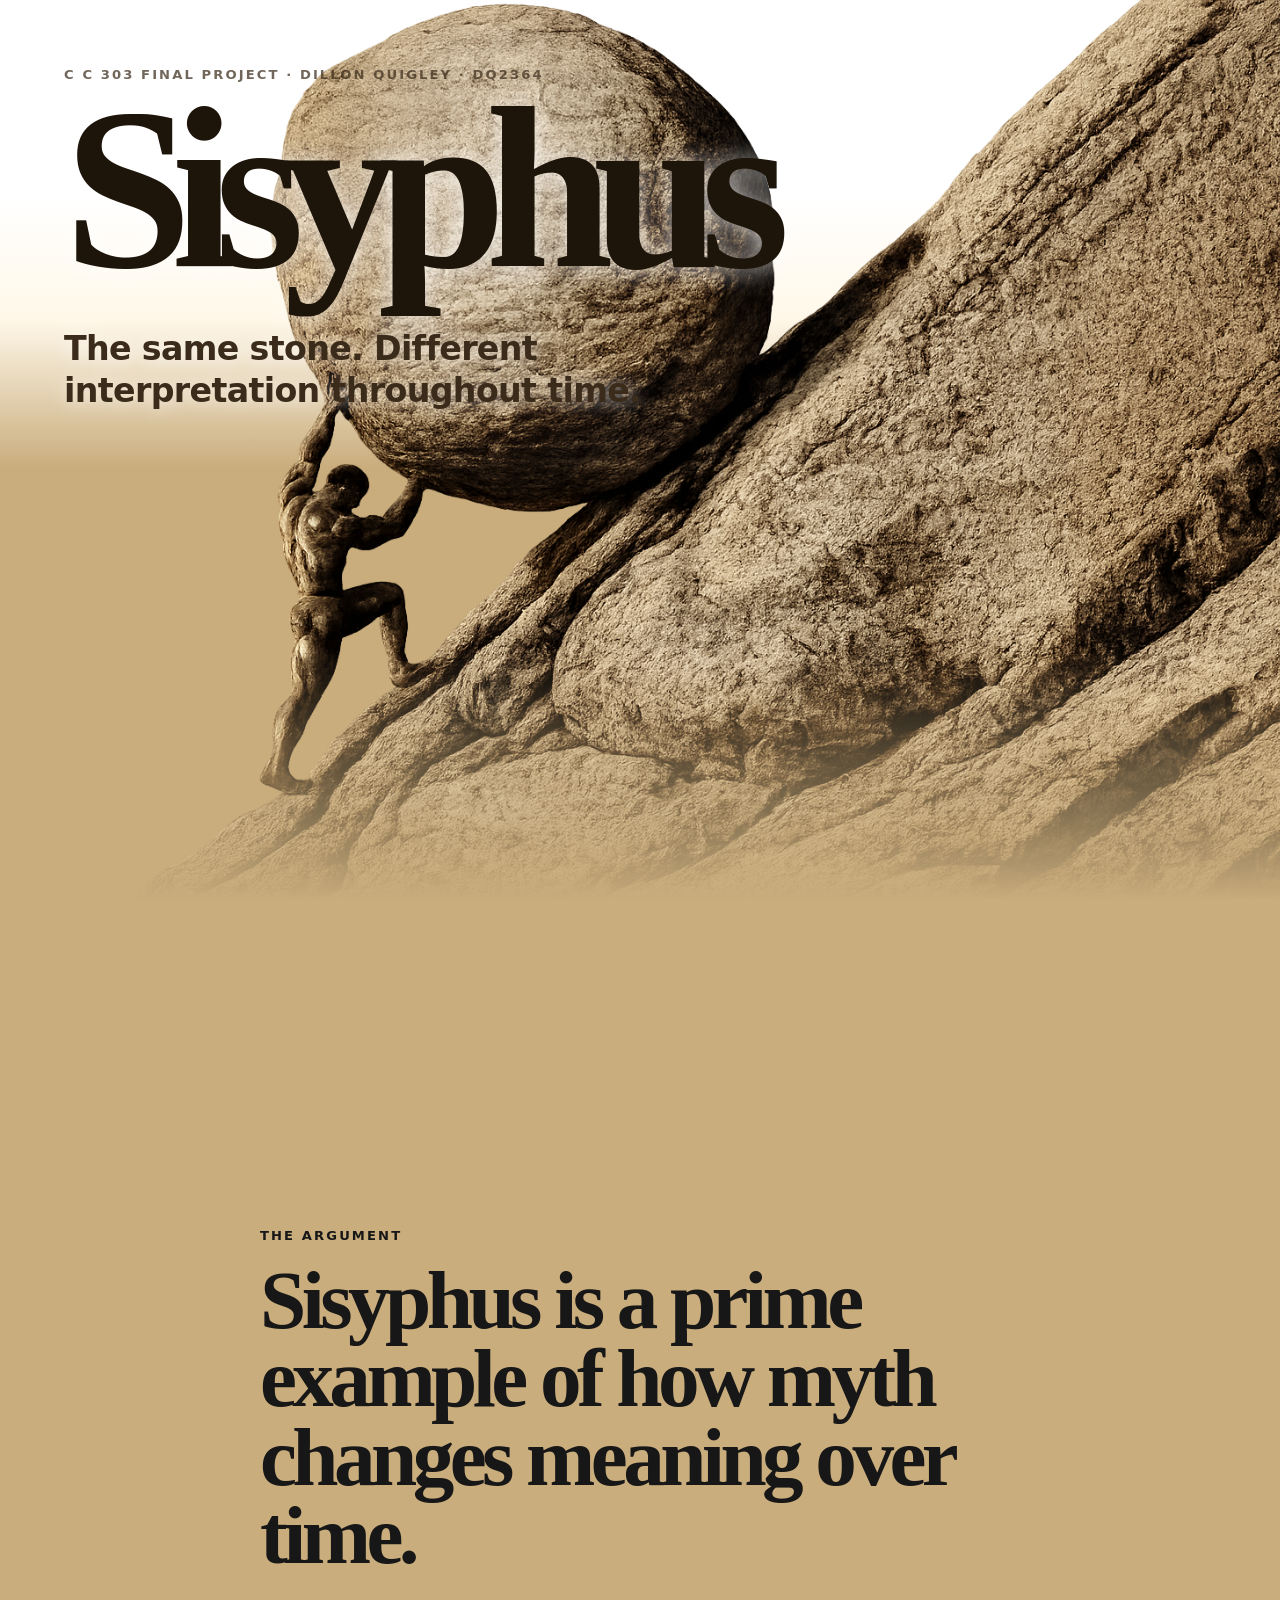
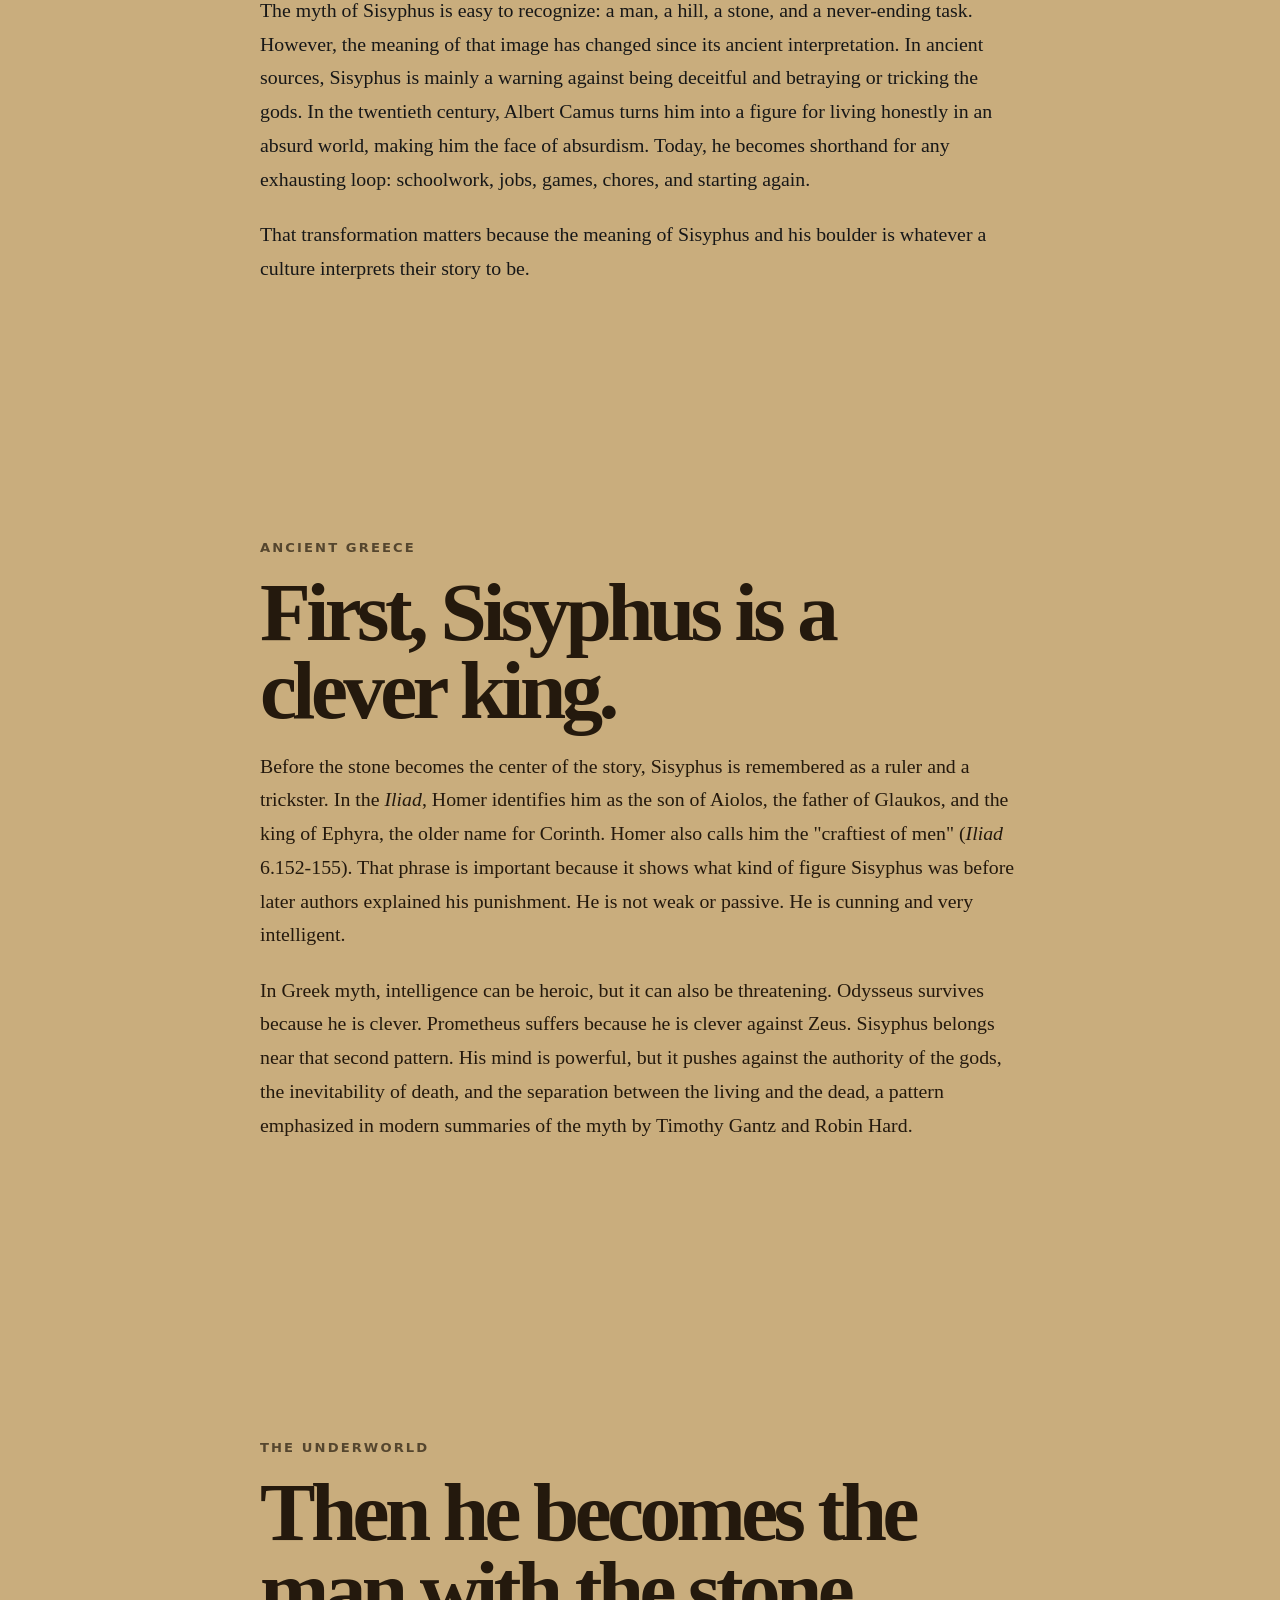
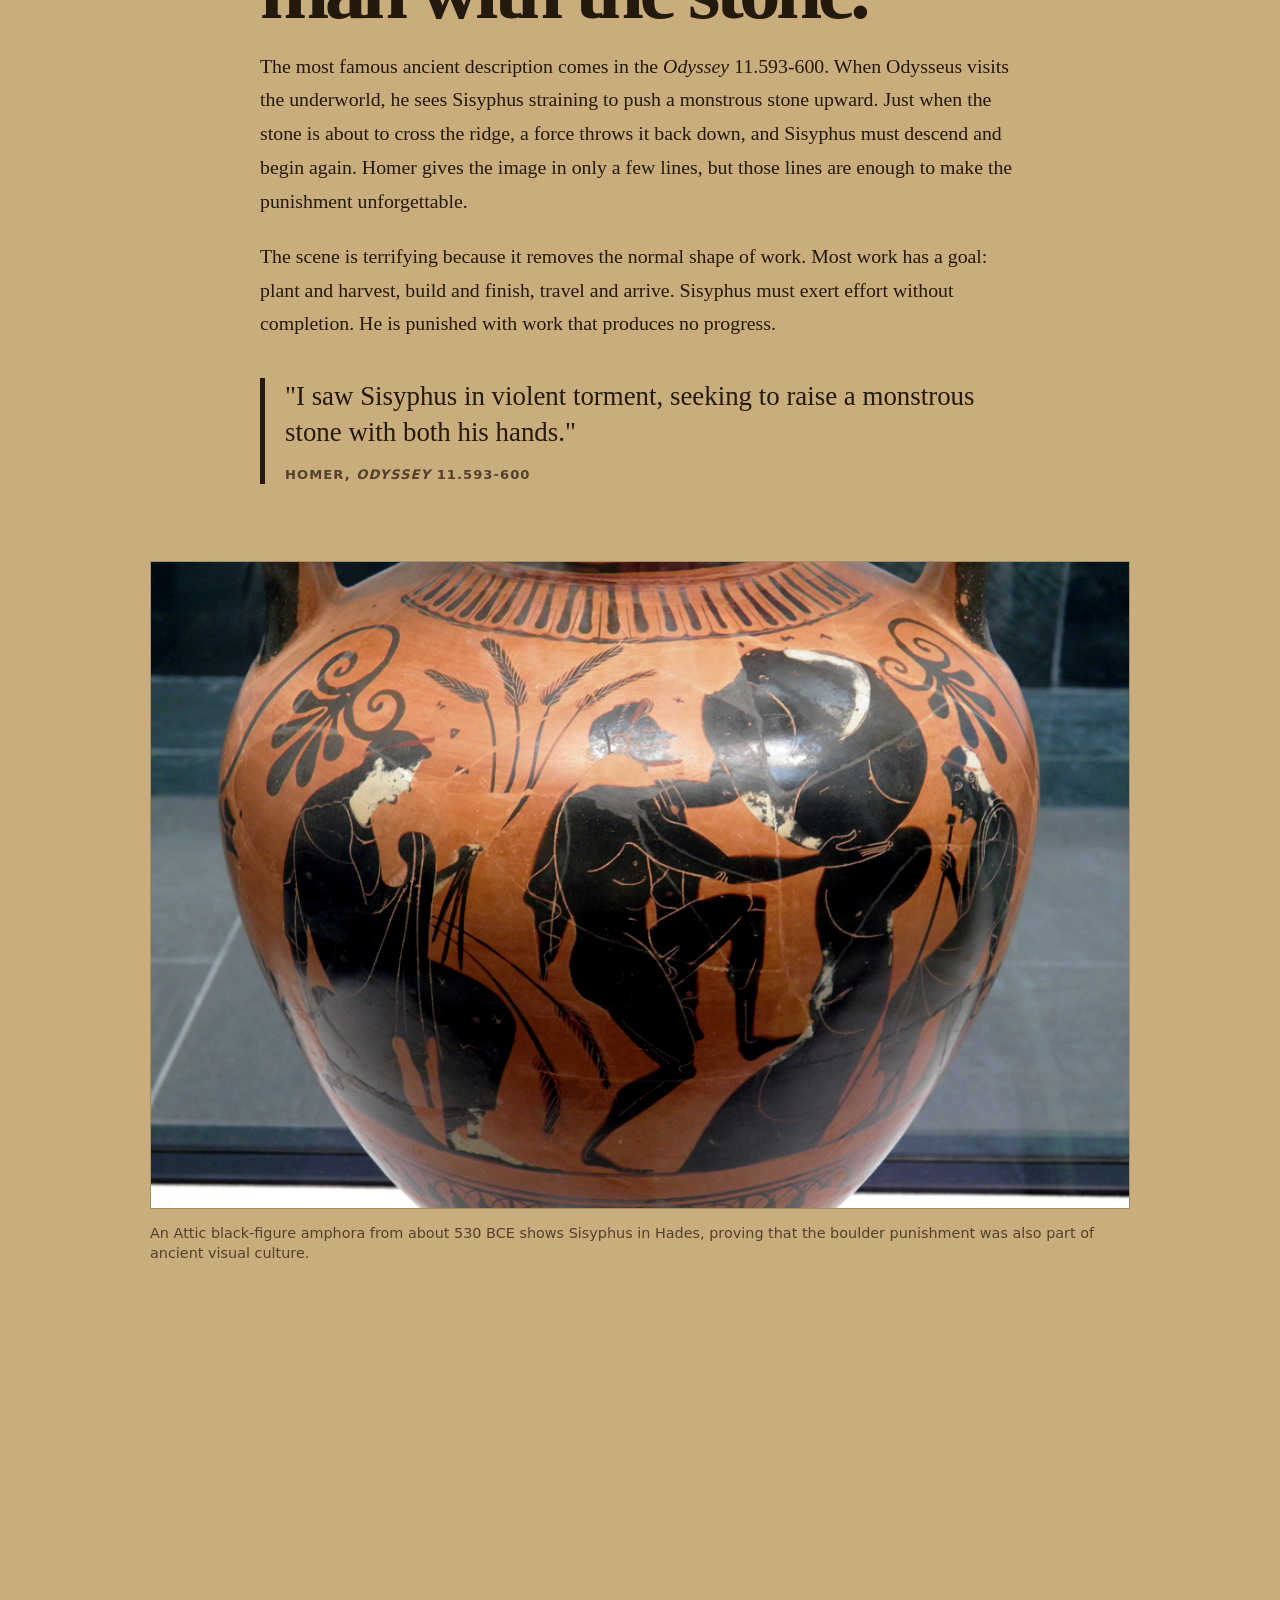
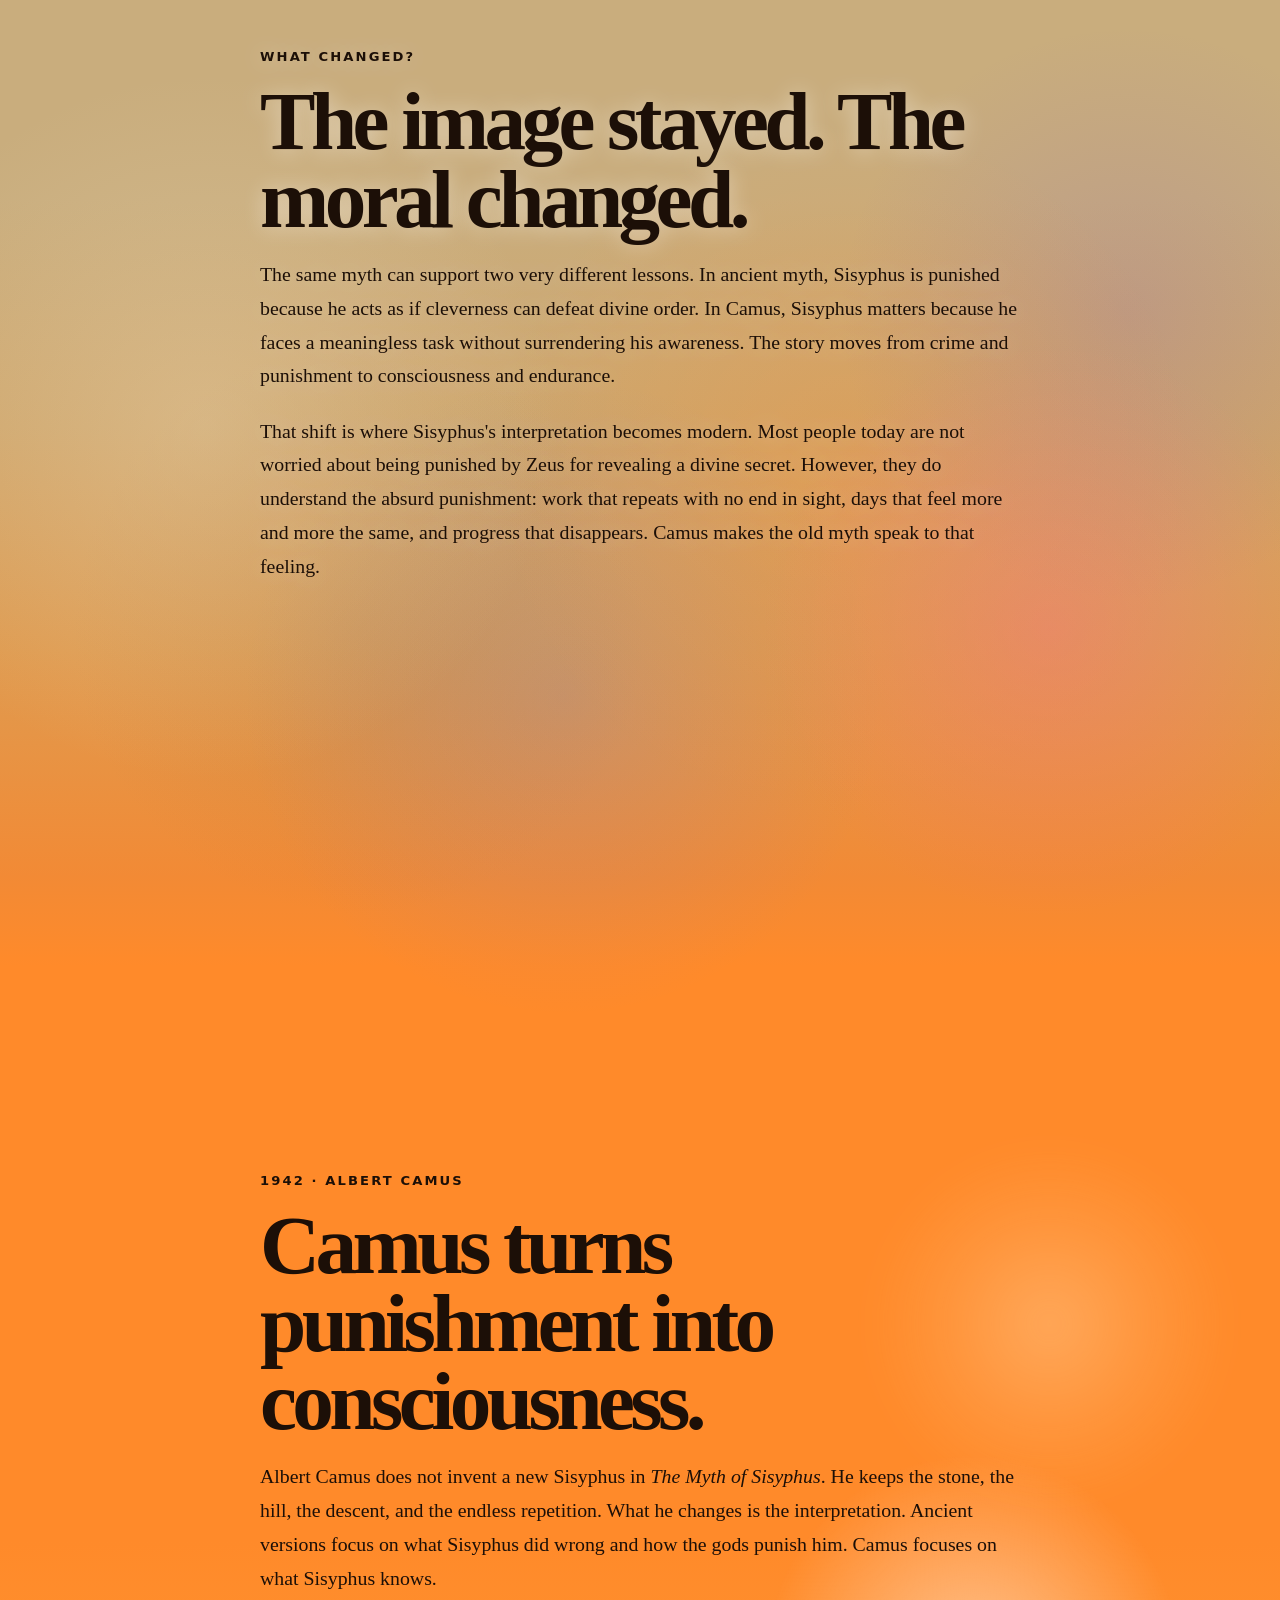
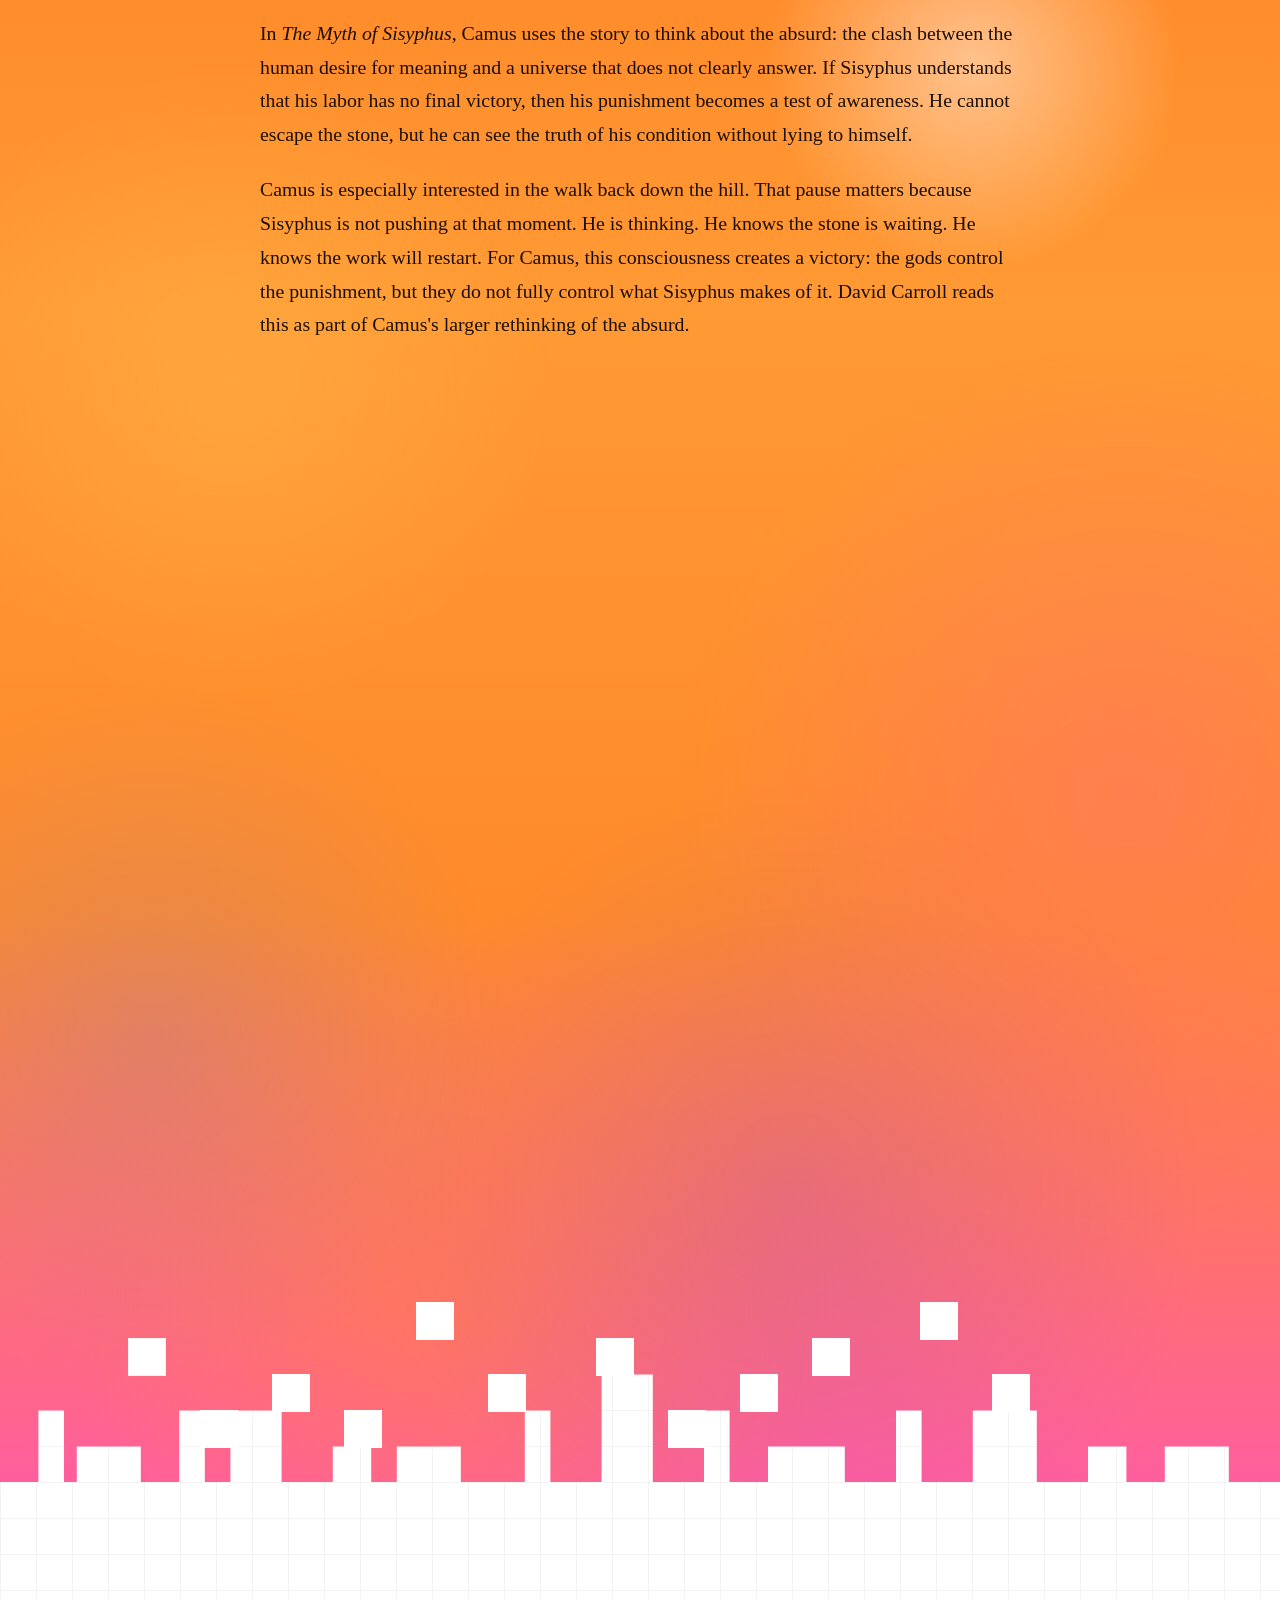
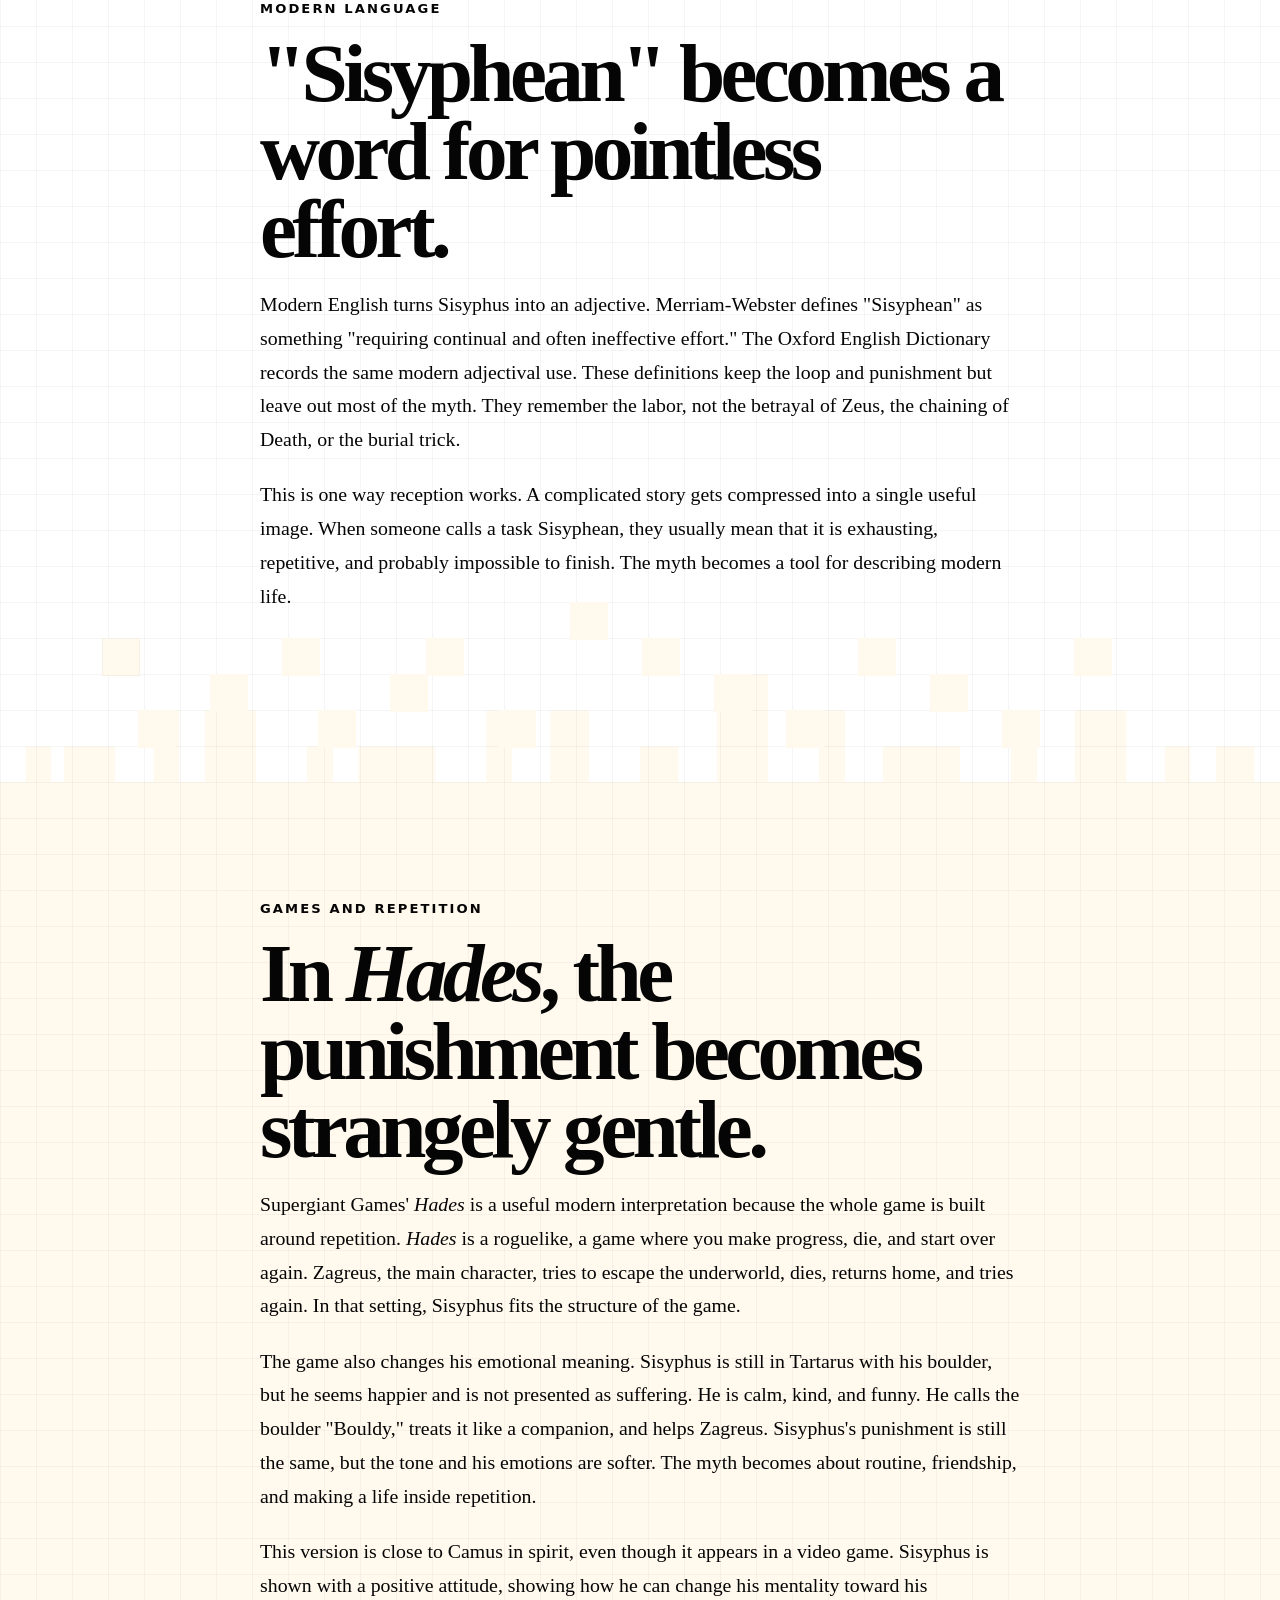
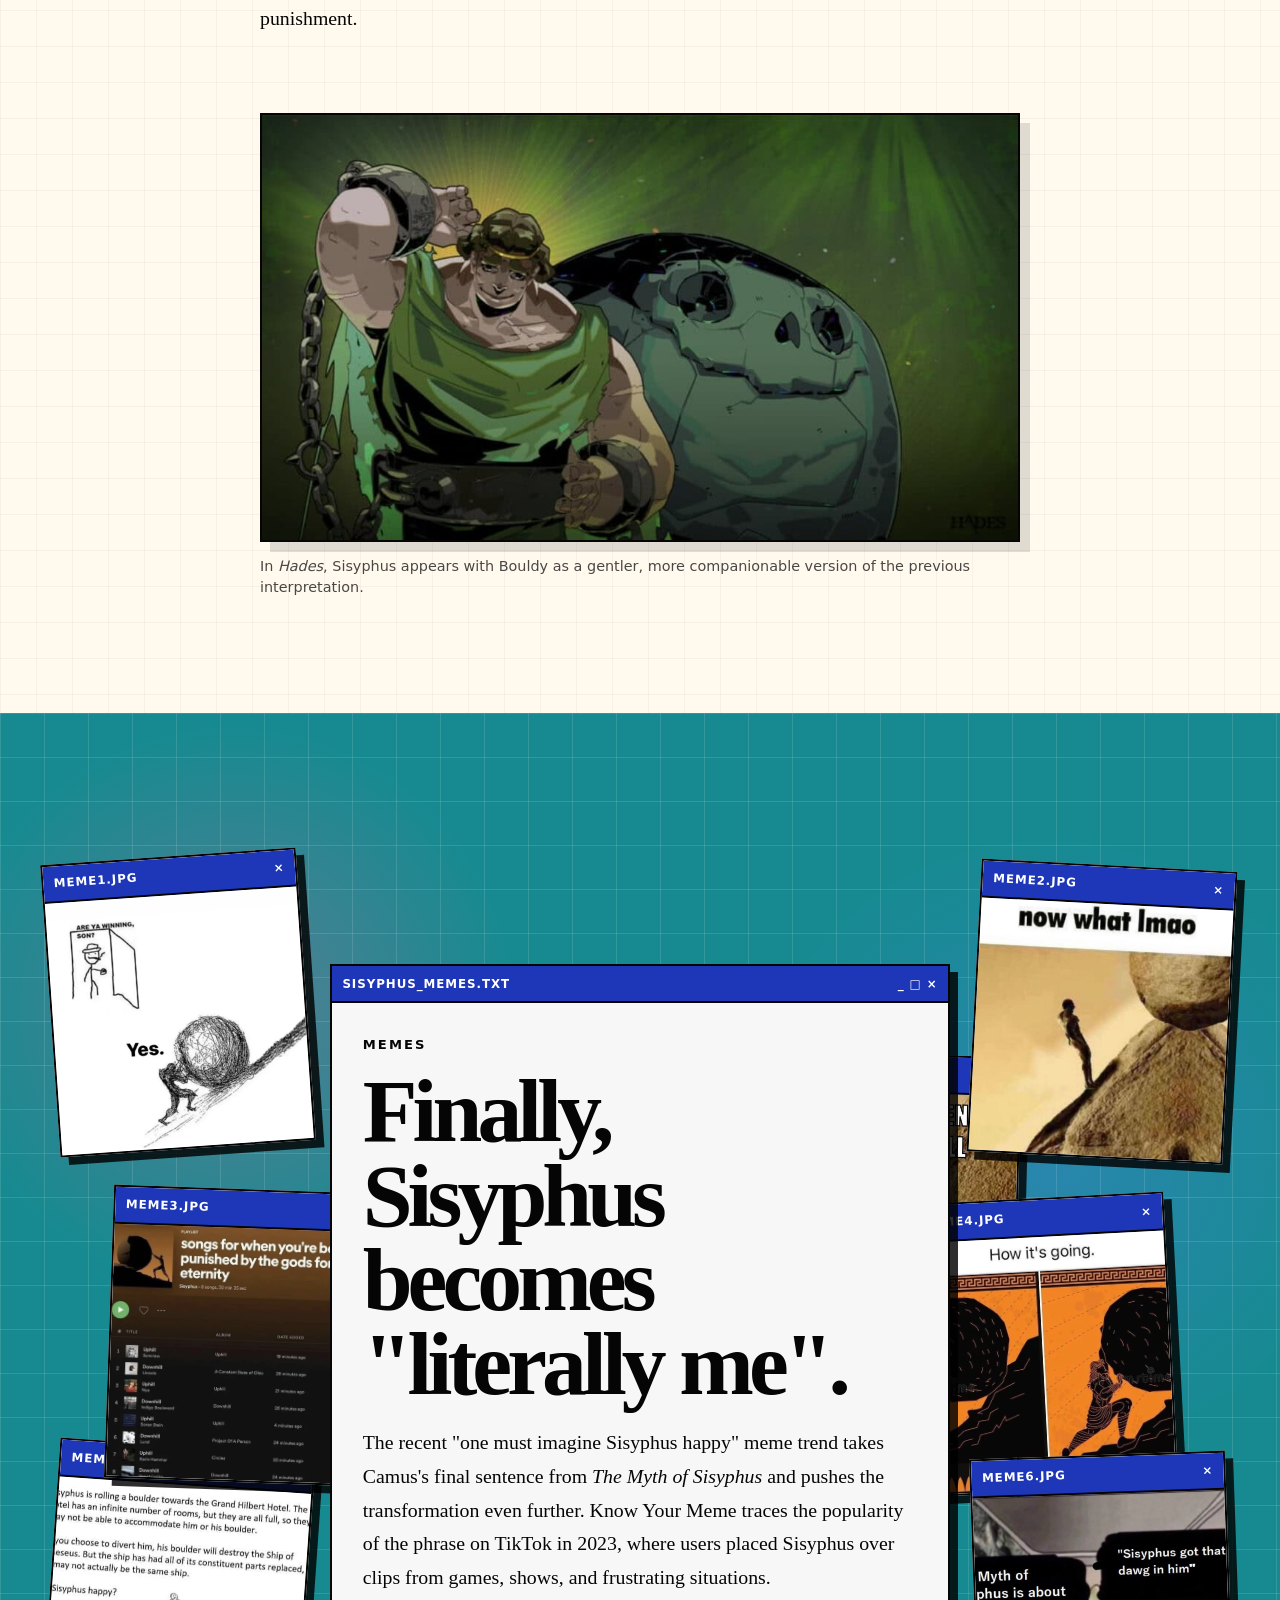
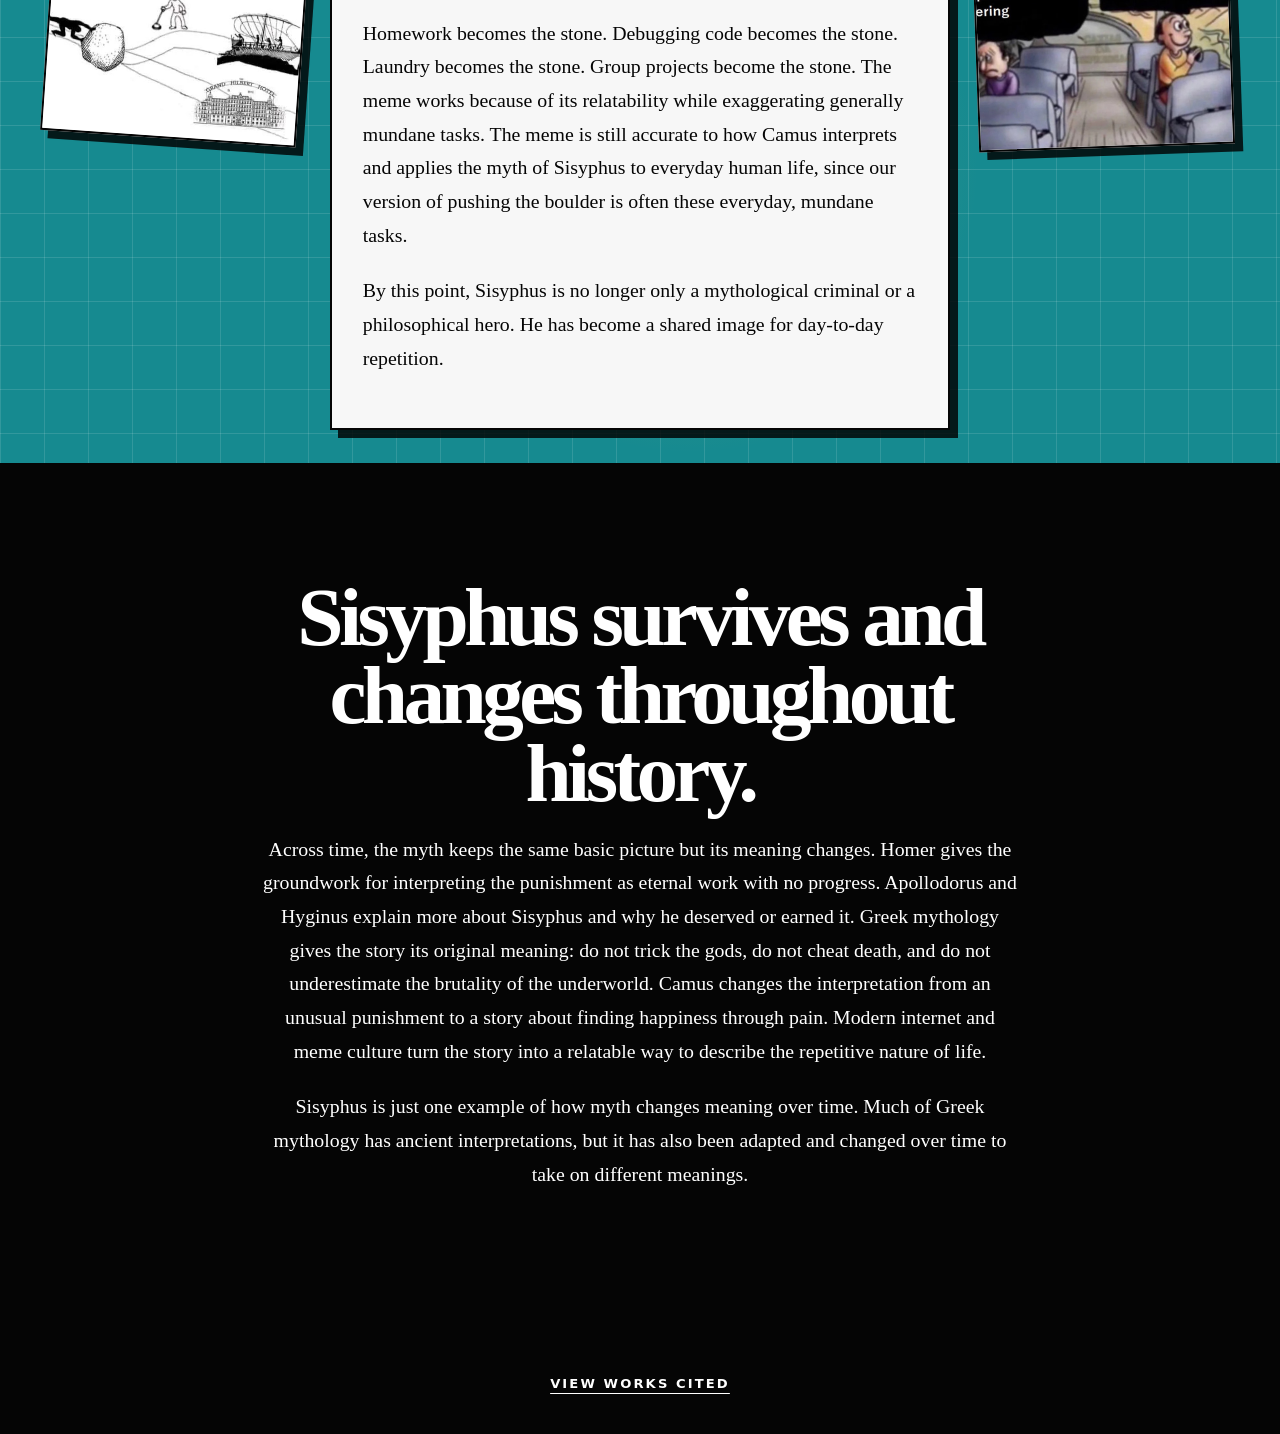
<file: index.html>
<!DOCTYPE html>
<html lang="en">
<head>
  <meta charset="UTF-8" />
  <meta name="viewport" content="width=device-width, initial-scale=1.0" />
  <meta name="theme-color" content="#ff8a2a" />
  <title>Sisyphus: Myth Over Time</title>
  <link rel="icon" href="favicon.ico" sizes="any" />
  <link rel="icon" type="image/png" sizes="32x32" href="assets/favicon-32x32.png" />
  <link rel="icon" type="image/png" sizes="16x16" href="assets/favicon-16x16.png" />
  <link rel="apple-touch-icon" href="assets/apple-touch-icon.png" />
  <link rel="manifest" href="site.webmanifest" />
  <link rel="stylesheet" href="assets/styles.css" />
</head>
<body>
  <main>
    <section class="hero-section" aria-labelledby="page-title">
      <div class="hero-copy">
        <p class="kicker">C C 303 Final Project · Dillon Quigley · dq2364</p>
        <h1 id="page-title">Sisyphus</h1>
        <p>The same stone. Different interpretation throughout time.</p>
      </div>
      <div class="hero-image-wrap" aria-hidden="true">
        <img src="assets/sisyphus-transparent.png" alt="" />
      </div>
    </section>

    <article>
      <section class="essay-section intro-section" aria-labelledby="thesis-title">
        <div class="essay-wrap reveal">
          <p class="era">The argument</p>
          <h2 id="thesis-title">Sisyphus is a prime example of how myth changes meaning over time.</h2>
          <p>
            The myth of Sisyphus is easy to recognize: a man, a hill, a stone, and a
            never-ending task. However, the meaning of that image has changed since its
            ancient interpretation. In ancient sources, Sisyphus is mainly a warning
            against being deceitful and betraying or tricking the gods. In the twentieth century, Albert Camus turns
            him into a figure for living honestly in an absurd world, making him the face of absurdism. 
            Today, he becomes shorthand for any exhausting loop: schoolwork, jobs, games,
            chores, and starting again.
          </p>
          <p>
            That transformation matters because the meaning of Sisyphus and his boulder is
            whatever a culture interprets their story to be.
          </p>
        </div>
      </section>

      <section class="essay-section ancient-section" aria-labelledby="ancient-title">
        <div class="essay-wrap reveal">
          <p class="era">Ancient Greece</p>
          <h2 id="ancient-title">First, Sisyphus is a clever king.</h2>
          <p>
            Before the stone becomes the center of the story, Sisyphus is remembered
            as a ruler and a trickster. In the <em>Iliad</em>, Homer identifies him as
            the son of Aiolos, the father of Glaukos, and the king of Ephyra, the older
            name for Corinth. Homer also calls him the "craftiest of men" (<em>Iliad</em>
            6.152-155). That phrase is important because it shows what kind of figure
            Sisyphus was before later authors explained his punishment. He is not weak
            or passive. He is cunning and very intelligent.
          </p>
          <p>
            In Greek myth, intelligence can be heroic, but it can also be threatening.
            Odysseus survives because he is clever. Prometheus suffers because he is
            clever against Zeus. Sisyphus belongs near that second pattern. His mind is
            powerful, but it pushes against the authority of the gods, the inevitability of death, and the
            separation between the living and the dead, a pattern emphasized in modern
            summaries of the myth by Timothy Gantz and Robin Hard.
          </p>
        </div>
      </section>

      <section class="essay-section ancient-section ancient-section--second" aria-labelledby="punishment-title">
        <div class="essay-wrap reveal">
          <p class="era">The underworld</p>
          <h2 id="punishment-title">Then he becomes the man with the stone.</h2>
          <p>
            The most famous ancient description comes in the <em>Odyssey</em> 11.593-600.
            When Odysseus visits the underworld, he sees Sisyphus straining to push a
            monstrous stone upward. Just when the stone is about to cross the ridge,
            a force throws it back down, and Sisyphus must descend and begin again.
            Homer gives the image in only a few lines, but those lines are enough to
            make the punishment unforgettable.
          </p>
          <p>
            The scene is terrifying because it removes the normal shape of work. Most
            work has a goal: plant and harvest, build and finish, travel and arrive.
            Sisyphus must exert effort without completion. He is punished with work that
            produces no progress.
          </p>
          <blockquote>
            "I saw Sisyphus in violent torment, seeking to raise a monstrous stone with both his hands."
            <cite>Homer, <em>Odyssey</em> 11.593-600</cite>
          </blockquote>
        </div>

        <figure class="image-break image-break--dark reveal">
          <img src="assets/ancient-sisyphus-amphora.jpg" alt="Ancient Greek black-figure amphora showing Sisyphus in Hades" />
          <figcaption>An Attic black-figure amphora from about 530 BCE shows Sisyphus in Hades, proving that the boulder punishment was also part of ancient visual culture.</figcaption>
        </figure>
      </section>

      <section class="essay-section ancient-section" aria-labelledby="crime-title">
        <div class="essay-wrap reveal">
          <p class="era">Why the punishment?</p>
          <h2 id="crime-title">The ancient crime is crossing limits.</h2>
          <p>
            Homer gives the punishment, but not the full backstory. Later sources fill
            in the reason. In Apollodorus, Sisyphus reveals that Zeus has abducted
            Aigina, the daughter of the river god Asopos. He does not reveal the secret
            for justice alone: he trades information for a spring of water at Corinth
            (<em>Library</em> 1.9.3). This version makes him clever and useful to his city,
            but also dangerous because he exposes Zeus.
          </p>
          <p>
            Hyginus gives an even more extreme version in <em>Fabulae</em> 50 and 60.
            Sisyphus chains Death, which means no one can die until Ares frees Death
            again. Then Sisyphus tricks the underworld by arranging for his body to go
            unburied. Because proper burial mattered deeply in Greek culture, this detail
            is not random. Scholars such as Robert Garland, Christiane Sourvinou-Inwood,
            and Sarah Iles Johnston all emphasize how seriously the Greeks treated funeral
            rites and the boundary between the living and the dead. Sisyphus manipulates
            that boundary as if it were another puzzle to solve.
          </p>
          <p>
            This is why his punishment fits the crime. He tried to interrupt the normal
            order of gods, death, burial, and return. In response, he is placed in a
            loop that his cleverness cannot break. Pausanias also connects Sisyphus to
            Corinth's mythic landscape in <em>Description of Greece</em> 2.5.1.
          </p>
        </div>

        <figure class="image-break image-break--dark reveal">
          <img src="assets/titian-sisyphus.jpg" alt="Titian's painting of Sisyphus carrying a stone uphill" />
          <figcaption>Titian's <em>Sisyphus</em>, 1548-1549, keeps the old emphasis on punishment, strain, and endless work.</figcaption>
        </figure>
      </section>

      <section class="essay-section transition-section" aria-labelledby="shift-title">
        <div class="essay-wrap reveal">
          <p class="era">What changed?</p>
          <h2 id="shift-title">The image stayed. The moral changed.</h2>
          <p>
            The same myth can support two very different lessons. In ancient myth,
            Sisyphus is punished because he acts as if cleverness can defeat divine
            order. In Camus, Sisyphus matters because he faces a meaningless task
            without surrendering his awareness. The story moves from crime and
            punishment to consciousness and endurance.
          </p>
          <p>
            That shift is where Sisyphus's interpretation becomes modern. Most people today
            are not worried about being punished by Zeus for revealing a divine secret.
            However, they do understand the absurd punishment: work that repeats with no
            end in sight, days that feel more and more the same, and progress that disappears.
            Camus makes the old myth speak to that feeling.
          </p>
        </div>
      </section>

      <section class="essay-section camus-section" aria-labelledby="camus-title">
        <div class="sun" aria-hidden="true"></div>
        <div class="essay-wrap reveal">
          <p class="era">1942 · Albert Camus</p>
          <h2 id="camus-title">Camus turns punishment into consciousness.</h2>
          <p>
            Albert Camus does not invent a new Sisyphus in <em>The Myth of Sisyphus</em>.
            He keeps the stone, the hill, the descent, and the endless repetition. What
            he changes is the interpretation. Ancient versions focus on what Sisyphus
            did wrong and how the gods punish him. Camus focuses on what Sisyphus knows.
          </p>
          <p>
            In <em>The Myth of Sisyphus</em>, Camus uses the story to think about the
            absurd: the clash between the human desire for meaning and a universe that
            does not clearly answer. If Sisyphus understands that his labor has no final
            victory, then his punishment becomes a test of awareness. He cannot escape
            the stone, but he can see the truth of his condition without lying to
            himself.
          </p>
          <p>
            Camus is especially interested in the walk back down the hill. That pause
            matters because Sisyphus is not pushing at that moment. He is thinking. He
            knows the stone is waiting. He knows the work will restart. For Camus, this
            consciousness creates a victory: the gods control the punishment,
            but they do not fully control what Sisyphus makes of it. David Carroll reads
            this as part of Camus's larger rethinking of the absurd.
          </p>
        </div>

        <figure class="image-break image-break--light reveal">
          <img src="assets/albert-camus-1945.jpg" alt="Black and white portrait of Albert Camus" />
          <figcaption>Camus turns Sisyphus from a punished sinner into the "absurd hero."</figcaption>
        </figure>

        <div class="essay-wrap reveal">
          <blockquote>
            "The struggle itself toward the heights is enough to fill a man's heart. One must imagine Sisyphus happy."
            <cite>Albert Camus, <em>The Myth of Sisyphus</em></cite>
          </blockquote>
          <p>
            That last sentence is the major reversal in the reception of the myth.
            Ancient Sisyphus is miserable because endless work is punishment. Camus's
            Sisyphus may be happy because he refuses false hope and still continues.
          </p>
        </div>
      </section>

      <section class="essay-section modern-section" aria-labelledby="modern-title">
        <div class="essay-wrap reveal">
          <p class="era">Modern language</p>
          <h2 id="modern-title">"Sisyphean" becomes a word for pointless effort.</h2>
          <p>
            Modern English turns Sisyphus into an adjective. Merriam-Webster defines
            "Sisyphean" as something "requiring continual and often ineffective effort."
            The Oxford English Dictionary records the same modern adjectival use. These
            definitions keep the loop and punishment but leave out most of the myth. They remember the
            labor, not the betrayal of Zeus, the chaining of Death, or the burial trick.
          </p>
          <p>
            This is one way reception works. A complicated story gets compressed into
            a single useful image. When someone calls a task Sisyphean, they usually
            mean that it is exhausting, repetitive, and probably impossible to finish.
            The myth becomes a tool for describing modern life.
          </p>
        </div>
      </section>

      <section class="essay-section modern-section modern-section--second" aria-labelledby="hades-title">
        <div class="essay-wrap reveal">
          <p class="era">Games and repetition</p>
          <h2 id="hades-title">In <em>Hades</em>, the punishment becomes strangely gentle.</h2>
          <p>
            Supergiant Games' <em>Hades</em> is a useful modern interpretation because the
            whole game is built around repetition. <em>Hades</em> is a roguelike, a game
            where you make progress, die, and start over again.
            Zagreus, the main character, tries to escape the underworld, dies, returns home, and tries again. In that setting, Sisyphus fits the structure of the game.
          </p>
          <p>
            The game also changes his emotional meaning. Sisyphus is still in Tartarus
            with his boulder, but he seems happier and is not presented as suffering. He
            is calm, kind, and funny. He calls the boulder "Bouldy," treats it like a
            companion, and helps Zagreus. Sisyphus's punishment is still the same, but the
            tone and his emotions are softer. The myth becomes about routine, friendship, and making a life
            inside repetition.
          </p>
          <p>
            This version is close to Camus in spirit, even though it appears in a video
            game. Sisyphus is shown with a positive attitude, showing how he can change
            his mentality toward his punishment.
          </p>
        </div>

        <figure class="image-break image-break--game reveal">
          <img src="assets/sisyphus_hades.jpg" alt="Sisyphus and Bouldy as they appear in the video game Hades" />
          <figcaption>In <em>Hades</em>, Sisyphus appears with Bouldy as a gentler, more companionable version of the previous interpretation.</figcaption>
        </figure>
      </section>

      <section class="essay-section modern-section meme-desktop-section" aria-labelledby="meme-title">
        <div class="meme-desktop reveal" aria-label="Desktop full of Sisyphus meme popups">
          <article class="desktop-window desktop-window--text">
            <div class="window-bar">
              <span>Sisyphus_Memes.txt</span>
              <span aria-hidden="true">_ □ ×</span>
            </div>
            <div class="window-body">
              <p class="era">Memes</p>
              <h2 id="meme-title">Finally, Sisyphus becomes "literally me".</h2>
              <p>
                The recent "one must imagine Sisyphus happy" meme trend takes Camus's
                final sentence from <em>The Myth of Sisyphus</em> and pushes the
                transformation even further. Know Your Meme traces the popularity of the
                phrase on TikTok in 2023, where users placed Sisyphus over clips from
                games, shows, and frustrating situations.
              </p>
              <p>
                Homework becomes the stone. Debugging code becomes the stone. Laundry becomes
                the stone. Group projects become the stone. The meme works because of its
                relatability while exaggerating generally mundane tasks. The meme is still
                accurate to how Camus interprets and applies the myth of Sisyphus to
                everyday human life, since our version of pushing the boulder is often
                these everyday, mundane tasks.
              </p>
              <p>
                By this point, Sisyphus is no longer only a mythological criminal or a
                philosophical hero. He has become a shared image for day-to-day repetition.
              </p>
            </div>
          </article>

          <figure class="desktop-window meme-popup popup-1">
            <div class="window-bar">
              <span>meme1.jpg</span>
              <span aria-hidden="true">×</span>
            </div>
            <img src="assets/meme1.jpg" alt="Sisyphus meme example 1" loading="lazy" />
          </figure>

          <figure class="desktop-window meme-popup popup-2">
            <div class="window-bar">
              <span>meme2.jpg</span>
              <span aria-hidden="true">×</span>
            </div>
            <img src="assets/meme2.jpg" alt="Sisyphus meme example 2" loading="lazy" />
          </figure>

          <figure class="desktop-window meme-popup popup-3">
            <div class="window-bar">
              <span>meme3.jpg</span>
              <span aria-hidden="true">×</span>
            </div>
            <img src="assets/meme3.jpg" alt="Sisyphus meme example 3" loading="lazy" />
          </figure>

          <figure class="desktop-window meme-popup popup-4">
            <div class="window-bar">
              <span>meme4.jpg</span>
              <span aria-hidden="true">×</span>
            </div>
            <img src="assets/meme4.jpg" alt="Sisyphus meme example 4" loading="lazy" />
          </figure>

          <figure class="desktop-window meme-popup popup-5">
            <div class="window-bar">
              <span>meme5.jpg</span>
              <span aria-hidden="true">×</span>
            </div>
            <img src="assets/meme5.jpg" alt="Sisyphus meme example 5" loading="lazy" />
          </figure>

          <figure class="desktop-window meme-popup popup-6">
            <div class="window-bar">
              <span>meme6.jpg</span>
              <span aria-hidden="true">×</span>
            </div>
            <img src="assets/meme6.jpg" alt="Sisyphus meme example 6" loading="lazy" />
          </figure>

          <figure class="desktop-window meme-popup popup-7">
            <div class="window-bar">
              <span>meme7.jpg</span>
              <span aria-hidden="true">×</span>
            </div>
            <img src="assets/meme7.jpg" alt="Sisyphus meme example 7" loading="lazy" />
          </figure>

        </div>
      </section>

      <section class="final-section" aria-labelledby="final-title">
        <div class="essay-wrap reveal">
          <h2 id="final-title">Sisyphus survives and changes throughout history.</h2>
          <p>
            Across time, the myth keeps the same basic picture but its meaning changes.
            Homer gives the groundwork for interpreting the punishment as eternal work
            with no progress. Apollodorus and Hyginus explain more about Sisyphus and why
            he deserved or earned it. Greek mythology gives the story its original meaning:
            do not trick the gods, do not cheat death, and do not underestimate the brutality
            of the underworld. Camus changes the interpretation from an unusual punishment
            to a story about finding happiness through pain. Modern internet and meme culture
            turn the story into a relatable way to describe the repetitive nature of life.
          </p>
          <p>
            Sisyphus is just one example of how myth changes meaning over time. Much of
            Greek mythology has ancient interpretations, but it has also been adapted and
            changed over time to take on different meanings.
          </p>
        </div>
      </section>
    </article>

    <section class="sources-strip" aria-label="Sources">
      <a href="sources.html">View Works Cited</a>
    </section>
  </main>

  <script src="assets/main.js"></script>
</body>
</html>
</file>
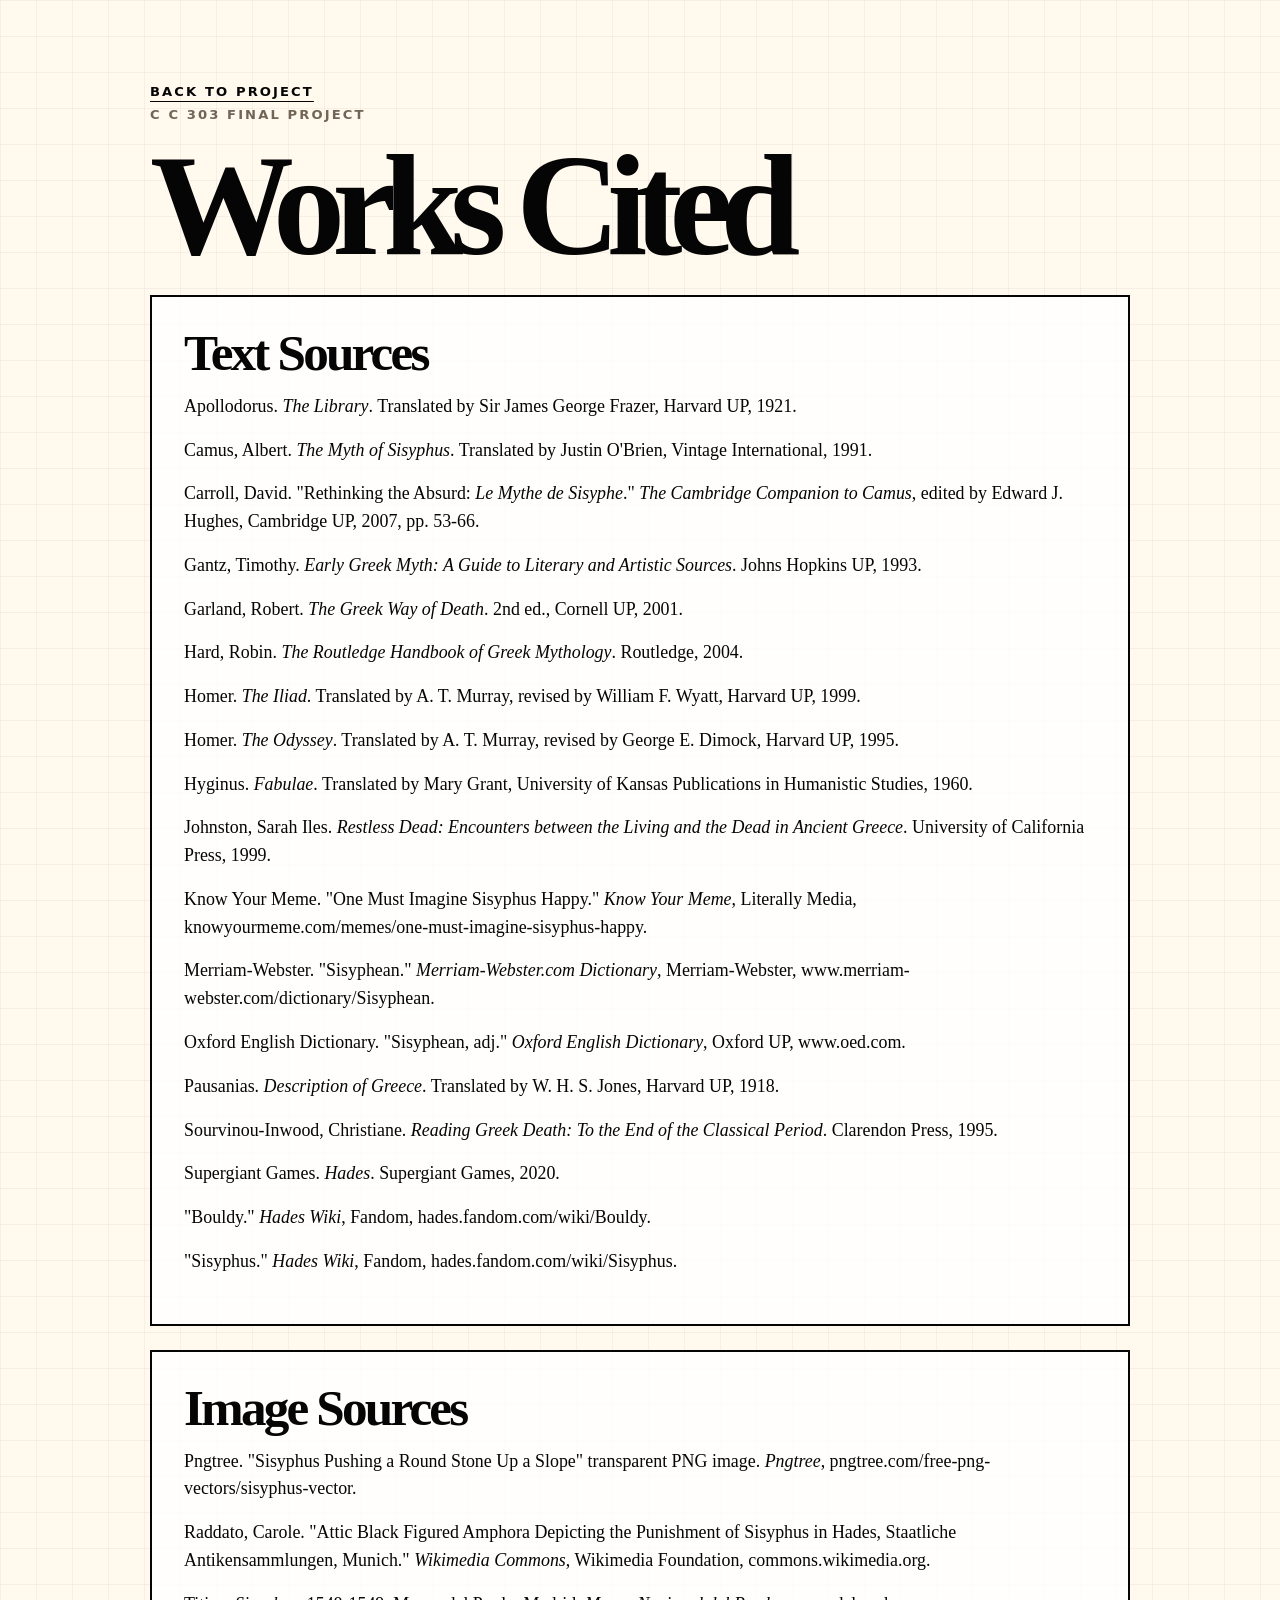
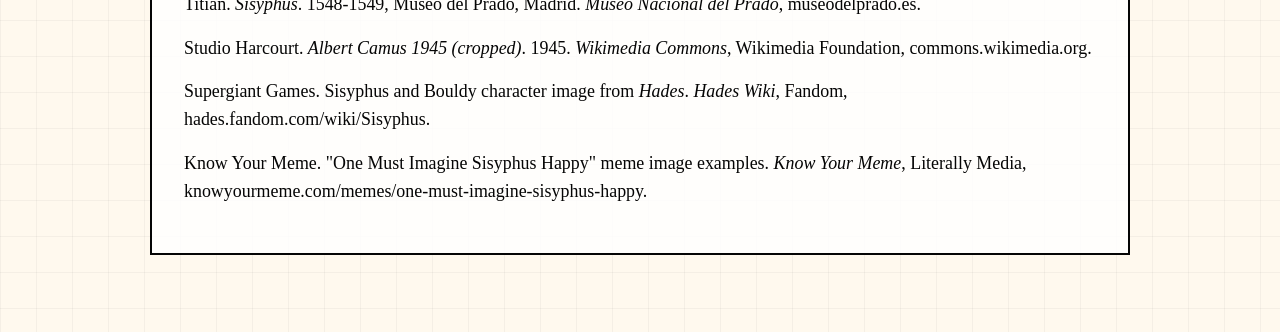
<file: sources.html>
<!DOCTYPE html>
<html lang="en">
<head>
  <meta charset="UTF-8" />
  <meta name="viewport" content="width=device-width, initial-scale=1.0" />
  <meta name="theme-color" content="#ff8a2a" />
  <title>Works Cited | Sisyphus</title>
  <link rel="icon" href="favicon.ico" sizes="any" />
  <link rel="icon" type="image/png" sizes="32x32" href="assets/favicon-32x32.png" />
  <link rel="icon" type="image/png" sizes="16x16" href="assets/favicon-16x16.png" />
  <link rel="apple-touch-icon" href="assets/apple-touch-icon.png" />
  <link rel="manifest" href="site.webmanifest" />
  <link rel="stylesheet" href="assets/styles.css" />
</head>
<body class="sources-page">
  <main class="sources-main">
    <a class="back-link" href="index.html">Back to project</a>
    <p class="kicker">C C 303 Final Project</p>
    <h1>Works Cited</h1>

    <section class="sources-card" aria-labelledby="text-sources-title">
      <h2 id="text-sources-title">Text Sources</h2>
      <ul class="works-cited">
        <li>Apollodorus. <em>The Library</em>. Translated by Sir James George Frazer, Harvard UP, 1921.</li>
        <li>Camus, Albert. <em>The Myth of Sisyphus</em>. Translated by Justin O'Brien, Vintage International, 1991.</li>
        <li>Carroll, David. "Rethinking the Absurd: <em>Le Mythe de Sisyphe</em>." <em>The Cambridge Companion to Camus</em>, edited by Edward J. Hughes, Cambridge UP, 2007, pp. 53-66.</li>
        <li>Gantz, Timothy. <em>Early Greek Myth: A Guide to Literary and Artistic Sources</em>. Johns Hopkins UP, 1993.</li>
        <li>Garland, Robert. <em>The Greek Way of Death</em>. 2nd ed., Cornell UP, 2001.</li>
        <li>Hard, Robin. <em>The Routledge Handbook of Greek Mythology</em>. Routledge, 2004.</li>
        <li>Homer. <em>The Iliad</em>. Translated by A. T. Murray, revised by William F. Wyatt, Harvard UP, 1999.</li>
        <li>Homer. <em>The Odyssey</em>. Translated by A. T. Murray, revised by George E. Dimock, Harvard UP, 1995.</li>
        <li>Hyginus. <em>Fabulae</em>. Translated by Mary Grant, University of Kansas Publications in Humanistic Studies, 1960.</li>
        <li>Johnston, Sarah Iles. <em>Restless Dead: Encounters between the Living and the Dead in Ancient Greece</em>. University of California Press, 1999.</li>
        <li>Know Your Meme. "One Must Imagine Sisyphus Happy." <em>Know Your Meme</em>, Literally Media, knowyourmeme.com/memes/one-must-imagine-sisyphus-happy.</li>
        <li>Merriam-Webster. "Sisyphean." <em>Merriam-Webster.com Dictionary</em>, Merriam-Webster, www.merriam-webster.com/dictionary/Sisyphean.</li>
        <li>Oxford English Dictionary. "Sisyphean, adj." <em>Oxford English Dictionary</em>, Oxford UP, www.oed.com.</li>
        <li>Pausanias. <em>Description of Greece</em>. Translated by W. H. S. Jones, Harvard UP, 1918.</li>
        <li>Sourvinou-Inwood, Christiane. <em>Reading Greek Death: To the End of the Classical Period</em>. Clarendon Press, 1995.</li>
        <li>Supergiant Games. <em>Hades</em>. Supergiant Games, 2020.</li>
        <li>"Bouldy." <em>Hades Wiki</em>, Fandom, hades.fandom.com/wiki/Bouldy.</li>
        <li>"Sisyphus." <em>Hades Wiki</em>, Fandom, hades.fandom.com/wiki/Sisyphus.</li>
      </ul>
    </section>

    <section class="sources-card" aria-labelledby="image-sources-title">
      <h2 id="image-sources-title">Image Sources</h2>
      <ul class="works-cited">
        <li>Pngtree. "Sisyphus Pushing a Round Stone Up a Slope" transparent PNG image. <em>Pngtree</em>, pngtree.com/free-png-vectors/sisyphus-vector.</li>
        <li>Raddato, Carole. "Attic Black Figured Amphora Depicting the Punishment of Sisyphus in Hades, Staatliche Antikensammlungen, Munich." <em>Wikimedia Commons</em>, Wikimedia Foundation, commons.wikimedia.org.</li>
        <li>Titian. <em>Sisyphus</em>. 1548-1549, Museo del Prado, Madrid. <em>Museo Nacional del Prado</em>, museodelprado.es.</li>
        <li>Studio Harcourt. <em>Albert Camus 1945 (cropped)</em>. 1945. <em>Wikimedia Commons</em>, Wikimedia Foundation, commons.wikimedia.org.</li>
        <li>Supergiant Games. Sisyphus and Bouldy character image from <em>Hades</em>. <em>Hades Wiki</em>, Fandom, hades.fandom.com/wiki/Sisyphus.</li>
        <li>Know Your Meme. "One Must Imagine Sisyphus Happy" meme image examples. <em>Know Your Meme</em>, Literally Media, knowyourmeme.com/memes/one-must-imagine-sisyphus-happy.</li>
      </ul>
    </section>
  </main>
</body>
</html>
</file>
<file: assets/styles.css>
* {
  box-sizing: border-box;
}

:root {
  --black: #050505;
  --white: #ffffff;
  --paper: #fff9ee;
  --ink: #171717;
  --muted: #626262;
  --sisyphus-sand: #c9ad7d;
  --sisyphus-stone: #94764b;
  --sisyphus-shadow: #3a2b1a;
  --sisyphus-cream: #ead7b5;
  --gold: #ffc857;
  --orange: #ff8a2a;
  --pink: #ff5f9e;
  --serif: Georgia, "Times New Roman", serif;
  --sans: Inter, ui-sans-serif, system-ui, -apple-system, BlinkMacSystemFont, "Segoe UI", sans-serif;
}

html {
  scroll-behavior: smooth;
}

body {
  margin: 0;
  color: var(--ink);
  background: var(--white);
  font-family: var(--serif);
  line-height: 1.7;
}

img {
  display: block;
  max-width: 100%;
}

h1,
h2,
p,
blockquote,
figure {
  margin-top: 0;
}

h1 {
  margin-bottom: 1rem;
  font-size: clamp(5rem, 18vw, 15rem);
  line-height: 0.78;
  letter-spacing: -0.09em;
}

h2 {
  margin-bottom: 1.25rem;
  font-size: clamp(2.5rem, 6.5vw, 5.6rem);
  line-height: 0.94;
  letter-spacing: -0.055em;
}

p {
  margin-bottom: 1.35rem;
  font-size: clamp(1.14rem, 1.55vw, 1.35rem);
}

blockquote {
  margin: 2.3rem 0 0;
  padding-left: 1.25rem;
  border-left: 5px solid currentColor;
  font-size: clamp(1.25rem, 2.1vw, 1.85rem);
  line-height: 1.35;
}

cite,
figcaption,
.kicker,
.era {
  font-family: var(--sans);
}

cite {
  display: block;
  margin-top: 1rem;
  font-size: 0.82rem;
  font-style: normal;
  font-weight: 800;
  letter-spacing: 0.08em;
  text-transform: uppercase;
  opacity: 0.72;
}

.hero-section {
  position: relative;
  min-height: 118vh;
  overflow: hidden;
  color: var(--sisyphus-shadow);
  background: var(--sisyphus-sand);
}

.hero-section::before {
  content: "";
  position: absolute;
  inset: 0 0 auto;
  z-index: 0;
  height: 52vh;
  background: linear-gradient(180deg, #ffffff 0%, #ffffff 42%, #fff8e9 68%, var(--sisyphus-sand) 100%);
}

.hero-copy {
  position: relative;
  z-index: 2;
  max-width: 1050px;
  padding: clamp(2rem, 5vw, 5rem);
}

.hero-copy h1 {
  color: #1d140a;
  text-shadow: 0 2px 26px rgba(255, 255, 255, 0.82);
}

.kicker,
.era {
  margin-bottom: 0.85rem;
  font-size: 0.82rem;
  font-weight: 850;
  letter-spacing: 0.16em;
  text-transform: uppercase;
}

.kicker {
  color: rgba(58, 43, 26, 0.72);
}

.hero-copy p:last-child {
  max-width: 720px;
  margin-top: clamp(1.4rem, 4vw, 3rem);
  font-family: var(--sans);
  font-size: clamp(1.2rem, 2.6vw, 2.2rem);
  font-weight: 700;
  line-height: 1.28;
  letter-spacing: -0.02em;
  text-shadow: 0 1px 18px rgba(255, 255, 255, 0.75);
}

.hero-image-wrap {
  position: absolute;
  right: 0;
  top: 0;
  left: 0;
  z-index: 1;
  height: 100vh;
  overflow: hidden;
}

.hero-image-wrap::after {
  content: none;
}

.hero-image-wrap img {
  width: auto;
  max-width: none;
  height: 100vh;
  margin-left: auto;
  filter: saturate(0.92) contrast(1.05);
  -webkit-mask-image: linear-gradient(to bottom, #000 0%, #000 72%, transparent 100%);
  mask-image: linear-gradient(to bottom, #000 0%, #000 72%, transparent 100%);
  transform: none;
}

.essay-section {
  position: relative;
  min-height: 100vh;
  padding: clamp(5rem, 9vw, 9rem) clamp(1.35rem, 6vw, 6rem);
  overflow: hidden;
}

.essay-wrap {
  position: relative;
  z-index: 2;
  max-width: 760px;
  margin: 0 auto;
}

.intro-section {
  min-height: 82vh;
  background: var(--sisyphus-sand);
}

.intro-section .essay-wrap {
  padding-top: clamp(1rem, 4vw, 3rem);
}

.ancient-section {
  color: #24190d;
  background: var(--sisyphus-sand);
}

.ancient-section--second {
  min-height: 82vh;
  background: var(--sisyphus-sand);
}

.ancient-section .era {
  color: rgba(36, 25, 13, 0.7);
}

.camus-section {
  margin-top: -1px;
  color: #1c0f07;
  background:
    radial-gradient(circle at 76% 30%, rgba(255, 255, 255, 0.46), transparent 13rem),
    radial-gradient(circle at 18% 46%, rgba(255, 200, 87, 0.28), transparent 20rem),
    radial-gradient(circle at 88% 66%, rgba(255, 95, 158, 0.3), transparent 28rem),
    radial-gradient(circle at 12% 78%, rgba(94, 124, 255, 0.18), transparent 22rem),
    radial-gradient(circle at 62% 86%, rgba(138, 72, 214, 0.2), transparent 26rem),
    radial-gradient(circle at 36% 92%, rgba(255, 138, 42, 0.34), transparent 24rem),
    linear-gradient(
      180deg,
      var(--orange) 0%,
      var(--orange) 24%,
      #ff9a34 42%,
      var(--orange) 72%,
      var(--pink) 100%
    );
}

.sun {
  position: absolute;
  right: 4vw;
  top: 10vh;
  width: clamp(12rem, 28vw, 26rem);
  aspect-ratio: 1;
  border-radius: 50%;
  background: radial-gradient(circle, rgba(255, 239, 204, 0.42), rgba(255, 239, 204, 0.14) 42%, transparent 72%);
  filter: blur(18px);
  opacity: 0.72;
}

.transition-section {
  min-height: 125vh;
  color: #1c0f07;
  background:
    radial-gradient(circle at 82% 62%, rgba(255, 95, 158, 0.26), transparent 18rem),
    radial-gradient(circle at 16% 44%, rgba(234, 215, 181, 0.34), transparent 22rem),
    radial-gradient(circle at 66% 48%, rgba(255, 138, 42, 0.24), transparent 22rem),
    radial-gradient(circle at 44% 68%, rgba(74, 121, 255, 0.16), transparent 20rem),
    radial-gradient(circle at 88% 34%, rgba(120, 68, 196, 0.16), transparent 18rem),
    radial-gradient(circle at 28% 62%, rgba(148, 118, 75, 0.16), transparent 18rem),
    linear-gradient(
      180deg,
      var(--sisyphus-sand) 0%,
      var(--sisyphus-sand) 24%,
      #cfa66b 44%,
      #df9b50 64%,
      #f28a35 84%,
      var(--orange) 92%,
      var(--orange) 100%
    );
}

.transition-section .essay-wrap {
  text-shadow: 0 1px 22px rgba(255, 255, 255, 0.45);
}

.modern-section {
  overflow: visible;
  color: var(--black);
  background:
    linear-gradient(90deg, rgba(0, 0, 0, 0.04) 1px, transparent 1px),
    linear-gradient(rgba(0, 0, 0, 0.04) 1px, transparent 1px),
    var(--white);
  background-size: 36px 36px;
}

.modern-section:not(.modern-section--second)::before {
  content: "";
  position: absolute;
  left: 0;
  right: 0;
  top: -108px;
  z-index: 1;
  height: 216px;
  pointer-events: none;
  background:
    linear-gradient(90deg, rgba(0, 0, 0, 0.045) 1px, transparent 1px),
    linear-gradient(rgba(0, 0, 0, 0.045) 1px, transparent 1px),
    var(--white);
  background-size: 36px 36px;
  clip-path: polygon(
    0 108px,
    3% 108px,
    3% 36px,
    5% 36px,
    5% 108px,
    6% 108px,
    6% 72px,
    11% 72px,
    11% 108px,
    14% 108px,
    14% 36px,
    16% 36px,
    16% 108px,
    18% 108px,
    18% 36px,
    22% 36px,
    22% 108px,
    26% 108px,
    26% 72px,
    29% 72px,
    29% 108px,
    31% 108px,
    31% 72px,
    36% 72px,
    36% 108px,
    41% 108px,
    41% 36px,
    43% 36px,
    43% 108px,
    47% 108px,
    47% 0,
    51% 0,
    51% 108px,
    55% 108px,
    55% 36px,
    57% 36px,
    57% 108px,
    60% 108px,
    60% 72px,
    66% 72px,
    66% 108px,
    70% 108px,
    70% 36px,
    72% 36px,
    72% 108px,
    76% 108px,
    76% 36px,
    81% 36px,
    81% 108px,
    85% 108px,
    85% 72px,
    88% 72px,
    88% 108px,
    91% 108px,
    91% 72px,
    96% 72px,
    96% 108px,
    100% 108px,
    100% 100%,
    0 100%
  );
}

.modern-section:not(.modern-section--second)::after {
  content: "";
  position: absolute;
  top: -144px;
  left: 10%;
  z-index: 1;
  width: 36px;
  height: 36px;
  pointer-events: none;
  background: var(--white);
  border: 1px solid rgba(0, 0, 0, 0.045);
  box-shadow:
    72px 72px 0 var(--white),
    144px 36px 0 var(--white),
    216px 72px 0 var(--white),
    288px -36px 0 var(--white),
    360px 36px 0 var(--white),
    468px 0 0 var(--white),
    540px 72px 0 var(--white),
    612px 36px 0 var(--white),
    684px 0 0 var(--white),
    792px -36px 0 var(--white),
    864px 36px 0 var(--white);
}

.modern-section--second {
  background:
    linear-gradient(90deg, rgba(0, 0, 0, 0.035) 1px, transparent 1px),
    linear-gradient(rgba(0, 0, 0, 0.035) 1px, transparent 1px),
    var(--paper);
  background-size: 36px 36px;
}

.modern-section--second::before {
  content: "";
  position: absolute;
  left: 0;
  right: 0;
  top: -108px;
  z-index: 1;
  height: 216px;
  pointer-events: none;
  background:
    linear-gradient(90deg, rgba(0, 0, 0, 0.04) 1px, transparent 1px),
    linear-gradient(rgba(0, 0, 0, 0.04) 1px, transparent 1px),
    var(--paper);
  background-size: 36px 36px;
  clip-path: polygon(
    0 108px,
    2% 108px,
    2% 72px,
    4% 72px,
    4% 108px,
    5% 108px,
    5% 72px,
    9% 72px,
    9% 108px,
    12% 108px,
    12% 36px,
    14% 36px,
    14% 108px,
    16% 108px,
    16% 36px,
    20% 36px,
    20% 108px,
    24% 108px,
    24% 72px,
    26% 72px,
    26% 108px,
    28% 108px,
    28% 72px,
    34% 72px,
    34% 108px,
    38% 108px,
    38% 36px,
    40% 36px,
    40% 108px,
    43% 108px,
    43% 36px,
    46% 36px,
    46% 108px,
    50% 108px,
    50% 72px,
    53% 72px,
    53% 108px,
    56% 108px,
    56% 0,
    60% 0,
    60% 108px,
    64% 108px,
    64% 36px,
    66% 36px,
    66% 108px,
    69% 108px,
    69% 72px,
    75% 72px,
    75% 108px,
    79% 108px,
    79% 36px,
    81% 36px,
    81% 108px,
    84% 108px,
    84% 36px,
    88% 36px,
    88% 108px,
    91% 108px,
    91% 72px,
    93% 72px,
    93% 108px,
    95% 108px,
    95% 72px,
    98% 72px,
    98% 108px,
    100% 108px,
    100% 100%,
    0 100%
  );
}

.modern-section--second::after {
  content: "";
  position: absolute;
  top: -144px;
  left: 8%;
  z-index: 1;
  width: 36px;
  height: 36px;
  pointer-events: none;
  background: var(--paper);
  border: 1px solid rgba(0, 0, 0, 0.04);
  box-shadow:
    36px 72px 0 var(--paper),
    108px 36px 0 var(--paper),
    180px 0 0 var(--paper),
    216px 72px 0 var(--paper),
    288px 36px 0 var(--paper),
    324px 0 0 var(--paper),
    396px 72px 0 var(--paper),
    468px -36px 0 var(--paper),
    540px 0 0 var(--paper),
    612px 36px 0 var(--paper),
    684px 72px 0 var(--paper),
    756px 0 0 var(--paper),
    828px 36px 0 var(--paper),
    900px 72px 0 var(--paper),
    972px 0 0 var(--paper);
}

.final-section {
  min-height: 90vh;
  display: grid;
  place-items: center;
  padding: clamp(5rem, 9vw, 9rem) clamp(1.35rem, 6vw, 6rem);
  color: var(--white);
  text-align: center;
  background: var(--black);
}

.image-break {
  position: relative;
  z-index: 2;
  width: min(980px, 100%);
  margin: clamp(3rem, 6vw, 5rem) auto 0;
}

.image-break img {
  width: 100%;
  max-height: 72vh;
  object-fit: cover;
}

.image-break--dark img {
  border: 1px solid rgba(58, 43, 26, 0.22);
  filter: saturate(0.86) contrast(1.08);
}

.image-break--light {
  max-width: 660px;
}

.image-break--light img {
  border-radius: 999px 999px 0 0;
  filter: grayscale(1) contrast(1.1);
}

.image-break--game {
  max-width: 760px;
}

.image-break--game img {
  border: 2px solid var(--black);
  box-shadow: 10px 10px 0 rgba(0, 0, 0, 0.12);
}

figcaption {
  margin-top: 0.85rem;
  color: inherit;
  font-size: 0.9rem;
  line-height: 1.45;
  opacity: 0.72;
}

.meme-break {
  position: relative;
  z-index: 2;
  display: grid;
  gap: 0.65rem;
  max-width: 980px;
  margin: clamp(3rem, 6vw, 5rem) auto;
  padding: clamp(1rem, 3vw, 2rem);
  color: var(--black);
  background:
    radial-gradient(circle at 12% 14%, rgba(255, 95, 158, 0.22), transparent 12rem),
    radial-gradient(circle at 86% 82%, rgba(255, 200, 87, 0.28), transparent 15rem),
    #f7f7f7;
  border: 2px solid var(--black);
  transform: rotate(-0.5deg);
}

.meme-line {
  font-family: Impact, Haettenschweiler, "Arial Narrow Bold", sans-serif;
  font-size: clamp(1.7rem, 5vw, 4.8rem);
  line-height: 0.92;
  text-transform: uppercase;
  letter-spacing: 0.02em;
  text-shadow:
    2px 2px 0 #fff,
    -2px 2px 0 #fff,
    2px -2px 0 #fff,
    -2px -2px 0 #fff;
}

.meme-line:nth-child(even) {
  text-align: right;
}

.meme-break figcaption {
  margin-top: 1.2rem;
  font-family: var(--sans);
  font-size: 0.88rem;
  text-shadow: none;
}

.meme-gallery {
  position: relative;
  z-index: 2;
  display: grid;
  grid-template-columns: repeat(3, 1fr);
  gap: clamp(0.7rem, 1.5vw, 1.2rem);
  width: min(1100px, 100%);
  margin: clamp(3rem, 6vw, 5rem) auto;
  padding: clamp(0.7rem, 1.6vw, 1rem);
  background: var(--white);
  border: 2px solid var(--black);
  box-shadow: 10px 10px 0 var(--black);
}

.meme-gallery img {
  width: 100%;
  height: 100%;
  min-height: 220px;
  object-fit: cover;
  border: 1px solid rgba(0, 0, 0, 0.16);
}

.meme-gallery img:nth-child(1),
.meme-gallery img:nth-child(4) {
  grid-row: span 2;
}

.meme-gallery figcaption {
  grid-column: 1 / -1;
  margin-top: 0.25rem;
  font-family: var(--sans);
  font-size: 0.9rem;
}

.modern-section.meme-desktop-section {
  min-height: 150vh;
  padding: clamp(4rem, 7vw, 7rem) clamp(1rem, 3vw, 2rem);
  color: var(--black);
  background:
    linear-gradient(90deg, rgba(255, 255, 255, 0.12) 1px, transparent 1px),
    linear-gradient(rgba(255, 255, 255, 0.12) 1px, transparent 1px),
    radial-gradient(circle at 18% 22%, rgba(255, 95, 158, 0.28), transparent 18rem),
    radial-gradient(circle at 82% 32%, rgba(94, 124, 255, 0.28), transparent 20rem),
    radial-gradient(circle at 54% 78%, rgba(255, 200, 87, 0.22), transparent 18rem),
    #168a90;
  background-size: 44px 44px, 44px 44px, auto, auto, auto, auto;
}

.modern-section.meme-desktop-section::before,
.modern-section.meme-desktop-section::after {
  content: none;
}

.meme-desktop {
  position: relative;
  z-index: 2;
  min-height: 118vh;
  width: min(1180px, 100%);
  margin: 0 auto;
}

.desktop-window {
  margin: 0;
  overflow: hidden;
  background: #f7f7f7;
  border: 2px solid var(--black);
  box-shadow: 8px 8px 0 rgba(0, 0, 0, 0.82);
}

.window-bar {
  display: flex;
  justify-content: space-between;
  gap: 1rem;
  padding: 0.45rem 0.65rem;
  color: var(--white);
  background: #1d37b8;
  border-bottom: 2px solid var(--black);
  font-family: var(--sans);
  font-size: 0.74rem;
  font-weight: 850;
  letter-spacing: 0.08em;
  text-transform: uppercase;
}

.window-body {
  padding: clamp(1.1rem, 2.4vw, 2rem);
}

.desktop-window--text {
  position: absolute;
  left: 50%;
  top: 18vh;
  z-index: 10;
  width: min(620px, 52vw);
  transform: translateX(-50%);
}

.desktop-window--text h2 {
  font-size: clamp(3rem, 7vw, 6.5rem);
}

.meme-popup {
  position: absolute;
  width: clamp(160px, 20vw, 270px);
}

.meme-popup img {
  width: 100%;
  aspect-ratio: 1 / 1;
  object-fit: cover;
}

.popup-1 {
  left: 0;
  top: 6vh;
  z-index: 4;
  transform: rotate(-4deg);
}

.popup-2 {
  right: 0;
  top: 7vh;
  z-index: 5;
  transform: rotate(3deg);
}

.popup-3 {
  left: 5%;
  top: 43vh;
  z-index: 8;
  transform: rotate(2deg);
}

.popup-4 {
  right: 5%;
  top: 44vh;
  z-index: 7;
  transform: rotate(-3deg);
}

.popup-5 {
  left: 0;
  bottom: 14vh;
  z-index: 6;
  transform: rotate(4deg);
}

.popup-6 {
  right: 0;
  bottom: 13vh;
  z-index: 9;
  transform: rotate(-2deg);
}

.popup-7 {
  right: 18%;
  top: 28vh;
  z-index: 3;
  transform: rotate(1.5deg);
}

.sources-strip {
  padding: 2.4rem clamp(1.35rem, 6vw, 6rem);
  color: var(--white);
  text-align: center;
  background: var(--black);
  border-top: 2px solid var(--black);
}

.sources-strip a,
.back-link {
  font-family: var(--sans);
  font-size: 0.82rem;
  font-weight: 850;
  letter-spacing: 0.16em;
  color: inherit;
  text-transform: uppercase;
  text-underline-offset: 0.35em;
}

.sources-page {
  color: var(--black);
  background:
    linear-gradient(90deg, rgba(0, 0, 0, 0.04) 1px, transparent 1px),
    linear-gradient(rgba(0, 0, 0, 0.04) 1px, transparent 1px),
    var(--paper);
  background-size: 36px 36px;
}

.sources-main {
  width: min(980px, calc(100% - 2rem));
  margin: 0 auto;
  padding: clamp(2rem, 6vw, 5rem) 0;
}

.sources-main h1 {
  margin: 1.5rem 0 2rem;
  font-size: clamp(4rem, 12vw, 9rem);
}

.sources-card {
  margin-top: 1.5rem;
  padding: clamp(1.25rem, 3vw, 2rem);
  background: rgba(255, 255, 255, 0.84);
  border: 2px solid var(--black);
}

.sources-card h2 {
  margin-bottom: 1rem;
  font-size: clamp(2rem, 4vw, 3.5rem);
}

.works-cited {
  list-style: none;
  margin: 0;
  padding-left: 0;
}

.works-cited li {
  margin-bottom: 1rem;
  font-size: clamp(1rem, 1.4vw, 1.15rem);
  line-height: 1.55;
}

.reveal {
  opacity: 0;
  transform: translateY(28px);
  transition: opacity 700ms ease, transform 700ms ease;
}

.reveal.is-visible {
  opacity: 1;
  transform: translateY(0);
}

@media (max-width: 800px) {
  .hero-section {
    min-height: 105vh;
    background: var(--sisyphus-sand);
  }

  .hero-image-wrap {
    top: 0;
    height: 92vh;
  }

  .essay-section,
  .final-section {
    padding-block: 4rem;
  }

  .image-break img {
    max-height: none;
  }

  .meme-break {
    transform: none;
  }

  .meme-gallery {
    grid-template-columns: 1fr;
    box-shadow: 6px 6px 0 var(--black);
  }

  .meme-gallery img:nth-child(1),
  .meme-gallery img:nth-child(4) {
    grid-row: auto;
  }

  .modern-section.meme-desktop-section {
    min-height: auto;
    padding: 3rem 1rem;
  }

  .meme-desktop {
    display: grid;
    gap: 1rem;
    min-height: auto;
  }

  .desktop-window--text,
  .meme-popup {
    position: relative;
    inset: auto;
    width: 100%;
    transform: none;
  }

  .desktop-window--text {
    order: -1;
  }

  .meme-popup img {
    max-height: 360px;
  }
}

@media (prefers-reduced-motion: reduce) {
  html {
    scroll-behavior: auto;
  }

  .reveal {
    opacity: 1;
    transform: none;
    transition: none;
  }
}
</file>
